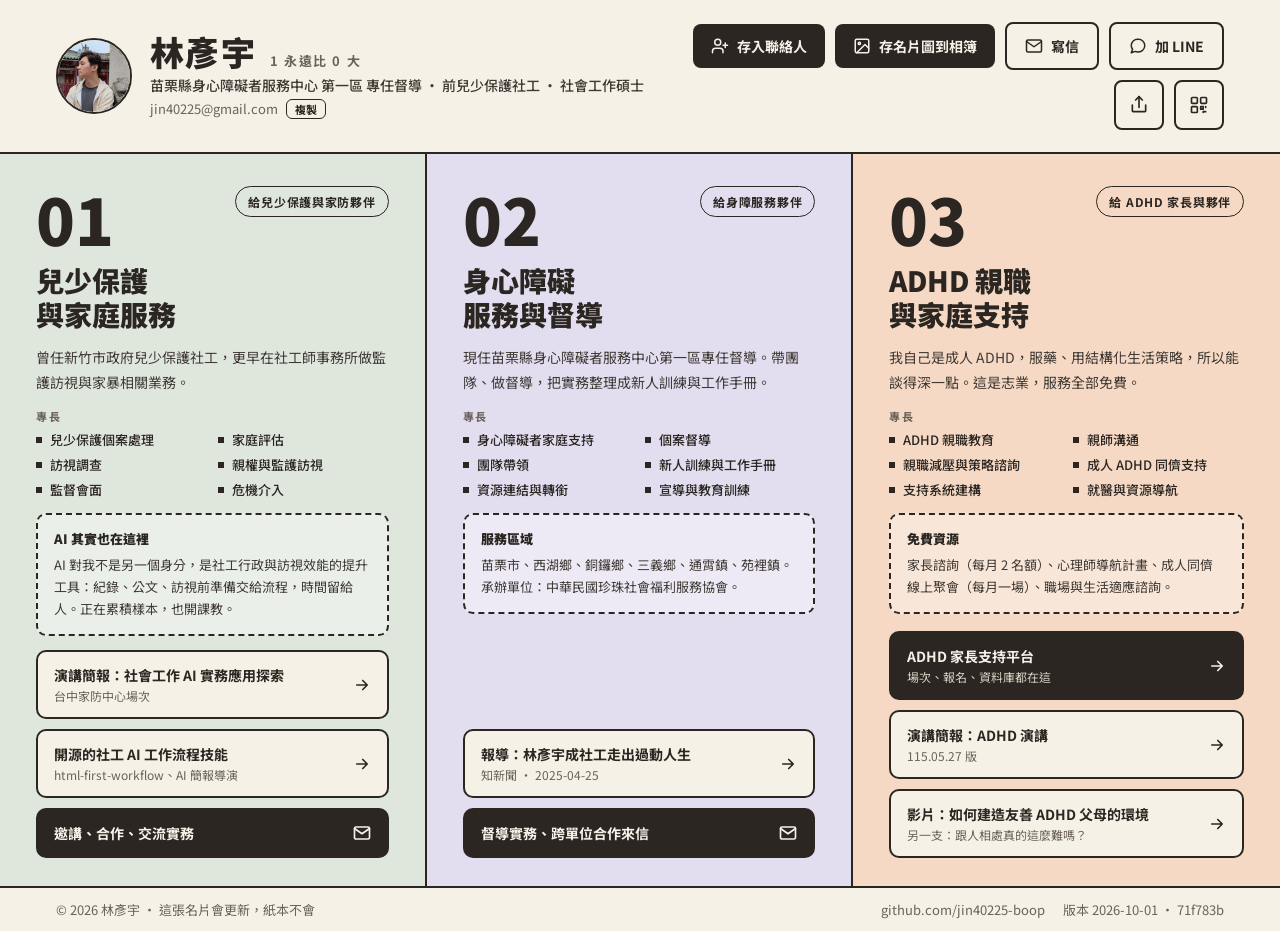
<file: index.html>
<!doctype html>
<html lang="zh-Hant">
<head>
  <meta charset="utf-8">
  <meta name="viewport" content="width=device-width, initial-scale=1">
  <title>林彥宇｜電子名片</title>
  <meta name="description" content="苗栗縣身心障礙者服務中心 第一區 專任督導 · 前兒少保護社工 · 社會工作碩士">
  <meta name="theme-color" content="#f6f1e7">
  <meta property="og:title" content="林彥宇｜電子名片">
  <meta property="og:description" content="苗栗縣身心障礙者服務中心 第一區 專任督導 · 前兒少保護社工 · 社會工作碩士">
  <meta property="og:type" content="website">
  <meta property="og:url" content="https://jin40225-boop.github.io/card/">
  <meta property="og:image" content="https://jin40225-boop.github.io/card/assets/og.png">
  <meta property="og:image:width" content="1200">
  <meta property="og:image:height" content="630">
  <meta name="twitter:card" content="summary_large_image">
  <link rel="icon" href="data:image/svg+xml,%3Csvg xmlns='http://www.w3.org/2000/svg' viewBox='0 0 48 48'%3E%3Crect width='16' height='48' fill='%23dfe7dd'/%3E%3Crect x='16' width='16' height='48' fill='%23e3ddf0'/%3E%3Crect x='32' width='16' height='48' fill='%23f5d9c4'/%3E%3C/svg%3E">
  <link rel="preconnect" href="https://fonts.googleapis.com">
  <link rel="preconnect" href="https://fonts.gstatic.com" crossorigin>
  <link rel="stylesheet" href="https://fonts.googleapis.com/css2?family=Noto+Sans+TC:wght@400;500;700;900&display=swap">
  <link rel="stylesheet" href="card.css">
  <script>document.documentElement.classList.add('js');</script>
  <script src="version.js" defer></script>
  <script src="card.js" defer onerror="document.documentElement.classList.remove('js')"></script>
</head>
<body>
<div class="page" id="page">

  <header class="hd">
    <div class="hd-id">
      <img class="hd-photo" src="assets/portrait-480.jpg" alt="林彥宇" width="480" height="480">
      <div class="hd-text">
        <div class="hd-nameline">
          <h1 class="hd-name">林彥宇</h1>
          <p class="hd-motto only-d">1 永遠比 0 大</p>
        </div>
        <p class="hd-role only-d">苗栗縣身心障礙者服務中心 第一區 專任督導 · 前兒少保護社工 · 社會工作碩士</p>
        <p class="hd-role only-m">苗栗縣身心障礙者服務中心<br>第一區 專任督導</p>
        <p class="hd-sub only-m">前兒少保護社工 · 社會工作碩士</p>
        <div class="hd-mail only-d">
          <span class="email-text">jin40225@gmail.com</span>
          <button type="button" class="copy-btn js-only" data-action="copy-email"><span class="copy-pill" aria-live="polite">複製</span></button>
        </div>
      </div>
    </div>

    <div class="hd-right">
      <div class="hd-actions">
        <a class="btn btn-fill" href="assets/lin-yanyu.vcf" download>
          <svg width="18" height="18" viewBox="0 0 24 24" fill="none" stroke="currentColor" stroke-width="2" stroke-linecap="round" stroke-linejoin="round" aria-hidden="true" focusable="false"><path d="M16 21v-2a4 4 0 0 0-4-4H6a4 4 0 0 0-4 4v2"></path><circle cx="9" cy="7" r="4"></circle><path d="M19 8v6M22 11h-6"></path></svg>
          <span class="only-d">存入聯絡人</span><span class="only-m">存聯絡人</span>
        </a>
        <a class="btn btn-fill" href="assets/card-1080x1440.png" data-action="open-image" aria-haspopup="dialog">
          <svg width="18" height="18" viewBox="0 0 24 24" fill="none" stroke="currentColor" stroke-width="2" stroke-linecap="round" stroke-linejoin="round" aria-hidden="true" focusable="false"><rect x="3" y="3" width="18" height="18" rx="2"></rect><circle cx="8.5" cy="8.5" r="1.5"></circle><path d="m21 15-5-5L5 21"></path></svg>
          <span class="only-d">存名片圖到相簿</span><span class="only-m">存名片圖</span>
        </a>
        <a class="btn btn-line" href="mailto:jin40225@gmail.com?subject=%E4%BE%86%E8%87%AA%E9%9B%BB%E5%AD%90%E5%90%8D%E7%89%87">
          <svg width="18" height="18" viewBox="0 0 24 24" fill="none" stroke="currentColor" stroke-width="2" stroke-linecap="round" stroke-linejoin="round" aria-hidden="true" focusable="false"><rect x="2" y="4" width="20" height="16" rx="2"></rect><path d="m22 6-10 7L2 6"></path></svg>
          <span>寫信</span>
        </a>
        <a class="btn btn-line" href="https://line.me/R/ti/p/@823pawtr">
          <svg width="18" height="18" viewBox="0 0 24 24" fill="none" stroke="currentColor" stroke-width="2" stroke-linecap="round" stroke-linejoin="round" aria-hidden="true" focusable="false"><path d="M21 11.5a8.4 8.4 0 0 1-9 8.4 9 9 0 0 1-3.6-.7L3 21l1.8-4.6A8.3 8.3 0 0 1 3 11.5a8.4 8.4 0 0 1 9-8.4 8.4 8.4 0 0 1 9 8.4z"></path></svg>
          <span>加 LINE</span>
        </a>
      </div>
      <div class="hd-icons">
        <span class="share-wrap js-only">
          <button type="button" class="icon-btn" data-action="share" title="分享這張名片" aria-label="分享這張名片">
            <span class="icon-face"><svg width="20" height="20" viewBox="0 0 24 24" fill="none" stroke="currentColor" stroke-width="2" stroke-linecap="round" stroke-linejoin="round" aria-hidden="true" focusable="false"><path d="M4 12v7a1 1 0 0 0 1 1h14a1 1 0 0 0 1-1v-7"></path><path d="M16 6l-4-4-4 4"></path><path d="M12 2v13"></path></svg></span>
          </button>
          <span class="share-status" role="status" aria-live="polite"></span>
        </span>
        <a class="icon-btn icon-btn-qr" href="assets/qr-card.svg" data-action="open-qr" title="出示 QR 給對方掃" aria-label="出示 QR 給對方掃" aria-haspopup="dialog">
          <span class="icon-face"><svg width="20" height="20" viewBox="0 0 24 24" fill="none" stroke="currentColor" stroke-width="2" stroke-linecap="round" stroke-linejoin="round" aria-hidden="true" focusable="false"><rect x="3" y="3" width="7" height="7" rx="1"></rect><rect x="14" y="3" width="7" height="7" rx="1"></rect><rect x="3" y="14" width="7" height="7" rx="1"></rect><path d="M14 14h3v3h-3zM20 14v1M20 20h-3M17 20v1"></path></svg></span>
        </a>
      </div>
    </div>

    <div class="hd-mail hd-mail-m only-m">
      <span class="email-text">jin40225@gmail.com</span>
      <button type="button" class="copy-btn js-only" data-action="copy-email"><span class="copy-pill" aria-live="polite">複製</span></button>
    </div>
  </header>

  <main>
    <p class="acc-hint only-m">三個專業領域，點開對你有用的那一格</p>

    <div class="cols">

      <section class="col col-child" id="child" data-for="child">
        <h2 class="col-h">
          <button type="button" class="col-toggle" aria-expanded="true" aria-controls="panel-child">
            <span class="col-toggle-in">
              <span class="col-num">01</span>
              <span class="col-ht">
                <span class="col-title">兒少保護<br class="only-d">與家庭服務</span>
                <span class="col-aud">給兒少保護與家防夥伴</span>
              </span>
              <svg class="col-chev" width="20" height="20" viewBox="0 0 24 24" fill="none" stroke="currentColor" stroke-width="2.2" stroke-linecap="round" stroke-linejoin="round" aria-hidden="true" focusable="false"><path d="M6 9l6 6 6-6"></path></svg>
            </span>
          </button>
        </h2>
        <div class="col-body" id="panel-child">
          <p class="col-intro">曾任新竹市政府兒少保護社工，更早在社工師事務所做監護訪視與家暴相關業務。</p>
          <div class="skills">
            <h3 class="skills-h">專長</h3>
            <ul class="skills-list">
              <li><span>兒少保護個案處理</span></li>
              <li><span>家庭評估</span></li>
              <li><span>訪視調查</span></li>
              <li><span>親權與監護訪視</span></li>
              <li><span>監督會面</span></li>
              <li><span>危機介入</span></li>
            </ul>
          </div>
          <div class="note">
            <h3 class="note-h">AI 其實也在這裡</h3>
            <p class="note-p">AI 對我不是另一個身分，是社工行政與訪視效能的提升工具：紀錄、公文、訪視前準備交給流程，時間留給人。<span class="only-d">正在累積樣本，也開課教。</span></p>
          </div>
          <div class="col-links">
            <a class="lk" href="https://canva.link/p7k0r53e95cl9w9">
              <span class="lk-t"><span>演講簡報：社會工作 AI 實務應用探索</span><span class="lk-s">台中家防中心場次</span></span>
              <svg width="18" height="18" viewBox="0 0 24 24" fill="none" stroke="currentColor" stroke-width="2.2" stroke-linecap="round" stroke-linejoin="round" aria-hidden="true" focusable="false"><path d="M5 12h14M13 6l6 6-6 6"></path></svg>
            </a>
            <a class="lk" href="https://github.com/jin40225-boop">
              <span class="lk-t"><span>開源的社工 AI 工作流程技能</span><span class="lk-s">html-first-workflow、AI 簡報導演</span></span>
              <svg width="18" height="18" viewBox="0 0 24 24" fill="none" stroke="currentColor" stroke-width="2.2" stroke-linecap="round" stroke-linejoin="round" aria-hidden="true" focusable="false"><path d="M5 12h14M13 6l6 6-6 6"></path></svg>
            </a>
            <a class="lk lk-dark" href="mailto:jin40225@gmail.com?subject=%E9%82%80%E8%AC%9B%E8%88%87%E5%90%88%E4%BD%9C%E6%B4%BD%E8%A9%A2">
              <span>邀講、合作、交流實務</span>
              <svg width="18" height="18" viewBox="0 0 24 24" fill="none" stroke="currentColor" stroke-width="2.2" stroke-linecap="round" stroke-linejoin="round" aria-hidden="true" focusable="false"><rect x="2" y="4" width="20" height="16" rx="2"></rect><path d="m22 6-10 7L2 6"></path></svg>
            </a>
          </div>
        </div>
      </section>

      <section class="col col-disability is-collapsed" id="disability" data-for="disability">
        <h2 class="col-h">
          <button type="button" class="col-toggle" aria-expanded="true" aria-controls="panel-disability">
            <span class="col-toggle-in">
              <span class="col-num">02</span>
              <span class="col-ht">
                <span class="col-title">身心障礙<br class="only-d">服務與督導</span>
                <span class="col-aud">給身障服務夥伴</span>
              </span>
              <svg class="col-chev" width="20" height="20" viewBox="0 0 24 24" fill="none" stroke="currentColor" stroke-width="2.2" stroke-linecap="round" stroke-linejoin="round" aria-hidden="true" focusable="false"><path d="M6 9l6 6 6-6"></path></svg>
            </span>
          </button>
        </h2>
        <div class="col-body" id="panel-disability">
          <p class="col-intro">現任苗栗縣身心障礙者服務中心第一區專任督導。帶團隊、做督導，把實務整理成新人訓練與工作手冊。</p>
          <div class="skills">
            <h3 class="skills-h">專長</h3>
            <ul class="skills-list">
              <li><span>身心障礙者家庭支持</span></li>
              <li><span>個案督導</span></li>
              <li><span>團隊帶領</span></li>
              <li><span>新人訓練與工作手冊</span></li>
              <li><span>資源連結與轉銜</span></li>
              <li><span>宣導與教育訓練</span></li>
            </ul>
          </div>
          <div class="note">
            <h3 class="note-h">服務區域</h3>
            <p class="note-p">苗栗市、西湖鄉、銅鑼鄉、三義鄉、通霄鎮、苑裡鎮。承辦單位：中華民國珍珠社會福利服務協會。</p>
          </div>
          <div class="col-links">
            <a class="lk" href="https://www.knews.com.tw/news/01CEE23784ECF429098274743517F227">
              <span class="lk-t"><span>報導：林彥宇成社工走出過動人生</span><span class="lk-s">知新聞 · 2025-04-25</span></span>
              <svg width="18" height="18" viewBox="0 0 24 24" fill="none" stroke="currentColor" stroke-width="2.2" stroke-linecap="round" stroke-linejoin="round" aria-hidden="true" focusable="false"><path d="M5 12h14M13 6l6 6-6 6"></path></svg>
            </a>
            <a class="lk lk-dark" href="mailto:jin40225@gmail.com?subject=%E8%BA%AB%E9%9A%9C%E6%9C%8D%E5%8B%99%E4%BA%A4%E6%B5%81">
              <span>督導實務、跨單位合作來信</span>
              <svg width="18" height="18" viewBox="0 0 24 24" fill="none" stroke="currentColor" stroke-width="2.2" stroke-linecap="round" stroke-linejoin="round" aria-hidden="true" focusable="false"><rect x="2" y="4" width="20" height="16" rx="2"></rect><path d="m22 6-10 7L2 6"></path></svg>
            </a>
          </div>
        </div>
      </section>

      <section class="col col-adhd is-collapsed" id="adhd" data-for="adhd">
        <h2 class="col-h">
          <button type="button" class="col-toggle" aria-expanded="true" aria-controls="panel-adhd">
            <span class="col-toggle-in">
              <span class="col-num">03</span>
              <span class="col-ht">
                <span class="col-title">ADHD 親職<br class="only-d">與家庭支持</span>
                <span class="col-aud">給 ADHD 家長與夥伴</span>
              </span>
              <svg class="col-chev" width="20" height="20" viewBox="0 0 24 24" fill="none" stroke="currentColor" stroke-width="2.2" stroke-linecap="round" stroke-linejoin="round" aria-hidden="true" focusable="false"><path d="M6 9l6 6 6-6"></path></svg>
            </span>
          </button>
        </h2>
        <div class="col-body" id="panel-adhd">
          <p class="col-intro">我自己是成人 ADHD，服藥、用結構化生活策略，所以能談得深一點。這是志業，服務全部免費。</p>
          <div class="skills">
            <h3 class="skills-h">專長</h3>
            <ul class="skills-list">
              <li><span>ADHD 親職教育</span></li>
              <li><span>親師溝通</span></li>
              <li><span>親職減壓與策略諮詢</span></li>
              <li><span>成人 ADHD 同儕支持</span></li>
              <li><span>支持系統建構</span></li>
              <li><span>就醫與資源導航</span></li>
            </ul>
          </div>
          <div class="note">
            <h3 class="note-h">免費資源</h3>
            <p class="note-p">家長諮詢（每月 2 名額）、心理師導航計畫、成人同儕線上聚會（每月一場）、職場與生活適應諮詢。</p>
          </div>
          <div class="col-links">
            <a class="lk lk-dark" href="https://jin40225-boop.github.io/ADHD-Website/">
              <span class="lk-t"><span>ADHD 家長支持平台</span><span class="lk-s">場次、報名、資料庫都在這</span></span>
              <svg width="18" height="18" viewBox="0 0 24 24" fill="none" stroke="currentColor" stroke-width="2.2" stroke-linecap="round" stroke-linejoin="round" aria-hidden="true" focusable="false"><path d="M5 12h14M13 6l6 6-6 6"></path></svg>
            </a>
            <a class="lk" href="https://canva.link/hcc4ty4so1pbckv">
              <span class="lk-t"><span>演講簡報：ADHD 演講</span><span class="lk-s">115.05.27 版</span></span>
              <svg width="18" height="18" viewBox="0 0 24 24" fill="none" stroke="currentColor" stroke-width="2.2" stroke-linecap="round" stroke-linejoin="round" aria-hidden="true" focusable="false"><path d="M5 12h14M13 6l6 6-6 6"></path></svg>
            </a>
            <a class="lk" href="https://www.youtube.com/watch?v=q1UL5Kn51gc">
              <span class="lk-t"><span>影片：如何建造友善 ADHD 父母的環境</span><span class="lk-s">另一支：跟人相處真的這麼難嗎？</span></span>
              <svg width="18" height="18" viewBox="0 0 24 24" fill="none" stroke="currentColor" stroke-width="2.2" stroke-linecap="round" stroke-linejoin="round" aria-hidden="true" focusable="false"><path d="M5 12h14M13 6l6 6-6 6"></path></svg>
            </a>
          </div>
        </div>
      </section>

    </div>
  </main>

  <footer class="ft">
    <span>© 2026 林彥宇 · 這張名片會更新，紙本不會</span>
    <span class="ft-r"><span class="only-d">github.com/jin40225-boop</span><span id="build-version">版本 未標記</span></span>
  </footer>
</div>

<div class="ov ov-qr" id="qr-overlay" role="dialog" aria-modal="true" aria-label="出示 QR" hidden>
  <div class="ov-in">
    <div class="ov-top">
      <button type="button" class="ov-x" data-action="close-overlay" title="關閉" aria-label="關閉">
        <svg width="18" height="18" viewBox="0 0 24 24" fill="none" stroke="currentColor" stroke-width="2.2" stroke-linecap="round" stroke-linejoin="round" aria-hidden="true" focusable="false"><path d="M18 6L6 18M6 6l12 12"></path></svg>
      </button>
    </div>

    <div class="qr-mid">
      <div class="qr-box">
        <img id="qr-img" src="assets/qr-card.svg" alt="名片 QR" width="268" height="268">
      </div>
      <div class="qr-who">
        <div class="qr-name">林彥宇</div>
        <div class="qr-role">苗栗縣身心障礙者服務中心 第一區 專任督導</div>
      </div>
      <div class="qr-cta">掃一下，把我存進你的手機</div>
    </div>

    <div class="qr-bottom">
      <div class="qr-chips">
        <button type="button" class="chip" data-qr="child" aria-pressed="false"><span class="chip-face">兒少保護</span></button>
        <button type="button" class="chip" data-qr="disability" aria-pressed="false"><span class="chip-face">身心障礙</span></button>
        <button type="button" class="chip" data-qr="adhd" aria-pressed="false"><span class="chip-face">ADHD 家庭</span></button>
      </div>
      <div class="qr-hint">選對象，QR 會帶對方直接打開那一格。</div>
    </div>
  </div>
</div>

<div class="ov ov-img" id="img-overlay" role="dialog" aria-modal="true" aria-label="存名片圖到相簿" hidden>
  <div class="ov-in">
    <img class="img-card" id="card-img" src="assets/card-1080x1440.png" alt="林彥宇的名片圖" width="1080" height="1440" loading="lazy">
    <div class="img-actions">
      <button type="button" class="ov-btn ov-btn-fill" data-action="save-image">儲存／分享圖片</button>
      <button type="button" class="ov-btn" data-action="close-overlay">關閉</button>
    </div>
    <p class="img-hint">也可以長按圖片儲存</p>
    <p class="img-msg" id="img-msg" role="alert"></p>
  </div>
</div>

</body>
</html>
</file>
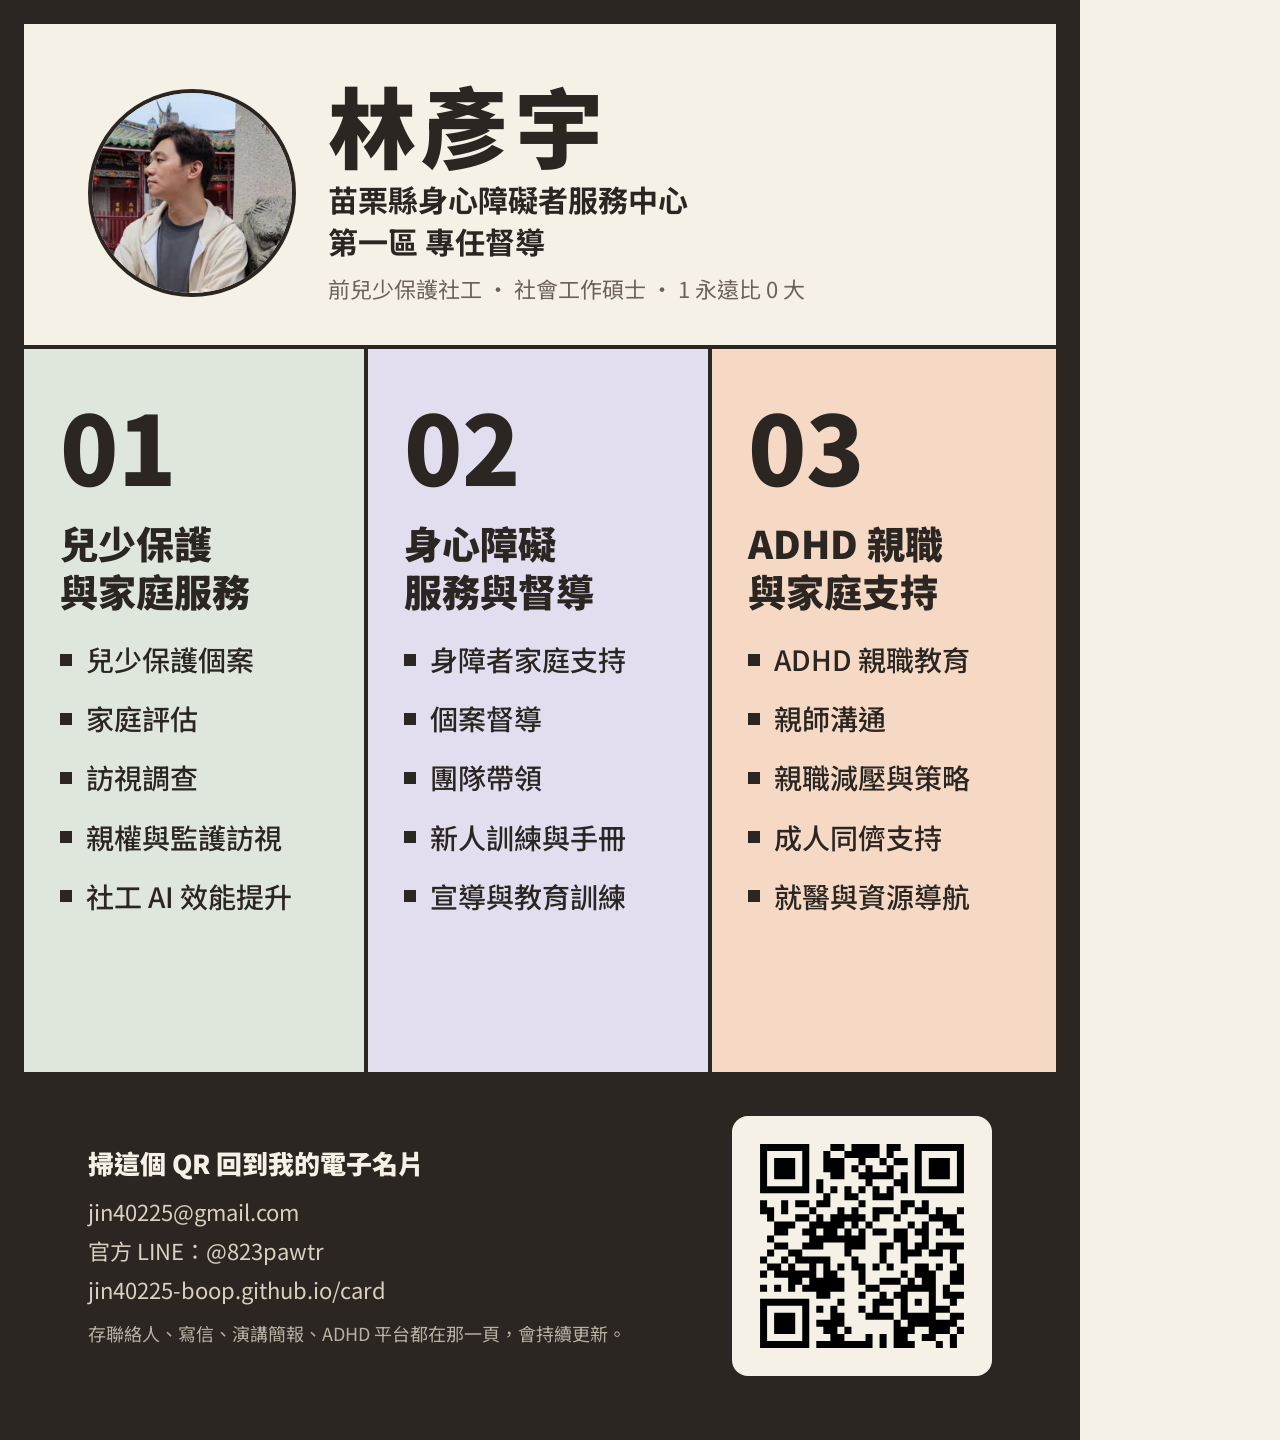
<file: card-image.html>
<!doctype html>
<html lang="zh-Hant">
<head>
  <meta charset="utf-8">
  <meta name="viewport" content="width=1080">
  <meta name="robots" content="noindex">
  <title>林彥宇｜名片圖 1080×1440</title>
  <link rel="preconnect" href="https://fonts.googleapis.com">
  <link rel="preconnect" href="https://fonts.gstatic.com" crossorigin>
  <link rel="stylesheet" href="https://fonts.googleapis.com/css2?family=Noto+Sans+TC:wght@400;500;700;900&display=swap">
  <style>
    body { margin: 0; font-family: "Noto Sans TC", "PingFang TC", "Microsoft JhengHei", sans-serif; background: #f6f1e7; color: #2b2622; }
  </style>
</head>
<body>
<!-- 這一頁只用來截圖成 assets/card-1080x1440.png（scripts/render-assets.ps1）。數值照 _spec/SaveImage.dc.html。 -->
<div style="width: 1080px; height: 1440px; box-sizing: border-box; background: #f6f1e7; position: relative; overflow: hidden; display: flex; flex-direction: column; border: 24px solid #2b2622;">

  <div style="display: flex; align-items: center; gap: 32px; padding: 56px 64px 40px 64px; border-bottom: 4px solid #2b2622;">
    <img src="assets/portrait-480.jpg" alt="林彥宇" style="width: 200px; height: 200px; border-radius: 50%; object-fit: cover; object-position: 50% 30%; display: block; border: 4px solid #2b2622; flex-shrink: 0; box-sizing: content-box;">
    <div style="display: flex; flex-direction: column; gap: 10px;">
      <div style="font-size: 88px; font-weight: 900; letter-spacing: 0.06em; line-height: 1;">林彥宇</div>
      <div style="font-size: 30px; font-weight: 700; line-height: 1.4; color: #2b2622;">苗栗縣身心障礙者服務中心<br>第一區 專任督導</div>
      <div style="font-size: 22px; color: #6b625a; line-height: 1.5;">前兒少保護社工 · 社會工作碩士 · 1 永遠比 0 大</div>
    </div>
  </div>

  <div style="display: grid; grid-template-columns: repeat(3, minmax(0, 1fr)); flex-grow: 1;">
    <div style="padding: 48px 36px; background: #dfe7dd; border-right: 4px solid #2b2622; display: flex; flex-direction: column; gap: 26px;">
      <div style="font-size: 96px; font-weight: 900; line-height: 1;">01</div>
      <div style="font-size: 38px; font-weight: 900; line-height: 1.25;">兒少保護<br>與家庭服務</div>
      <div style="display: flex; flex-direction: column; gap: 20px; font-size: 28px; font-weight: 500; line-height: 1.4;">
        <div style="display: flex; align-items: center; gap: 14px;"><span style="width: 12px; height: 12px; background: #2b2622; flex-shrink: 0;"></span><span>兒少保護個案</span></div>
        <div style="display: flex; align-items: center; gap: 14px;"><span style="width: 12px; height: 12px; background: #2b2622; flex-shrink: 0;"></span><span>家庭評估</span></div>
        <div style="display: flex; align-items: center; gap: 14px;"><span style="width: 12px; height: 12px; background: #2b2622; flex-shrink: 0;"></span><span>訪視調查</span></div>
        <div style="display: flex; align-items: center; gap: 14px;"><span style="width: 12px; height: 12px; background: #2b2622; flex-shrink: 0;"></span><span>親權與監護訪視</span></div>
        <div style="display: flex; align-items: center; gap: 14px;"><span style="width: 12px; height: 12px; background: #2b2622; flex-shrink: 0;"></span><span>社工 AI 效能提升</span></div>
      </div>
    </div>
    <div style="padding: 48px 36px; background: #e3ddf0; border-right: 4px solid #2b2622; display: flex; flex-direction: column; gap: 26px;">
      <div style="font-size: 96px; font-weight: 900; line-height: 1;">02</div>
      <div style="font-size: 38px; font-weight: 900; line-height: 1.25;">身心障礙<br>服務與督導</div>
      <div style="display: flex; flex-direction: column; gap: 20px; font-size: 28px; font-weight: 500; line-height: 1.4;">
        <div style="display: flex; align-items: center; gap: 14px;"><span style="width: 12px; height: 12px; background: #2b2622; flex-shrink: 0;"></span><span>身障者家庭支持</span></div>
        <div style="display: flex; align-items: center; gap: 14px;"><span style="width: 12px; height: 12px; background: #2b2622; flex-shrink: 0;"></span><span>個案督導</span></div>
        <div style="display: flex; align-items: center; gap: 14px;"><span style="width: 12px; height: 12px; background: #2b2622; flex-shrink: 0;"></span><span>團隊帶領</span></div>
        <div style="display: flex; align-items: center; gap: 14px;"><span style="width: 12px; height: 12px; background: #2b2622; flex-shrink: 0;"></span><span>新人訓練與手冊</span></div>
        <div style="display: flex; align-items: center; gap: 14px;"><span style="width: 12px; height: 12px; background: #2b2622; flex-shrink: 0;"></span><span>宣導與教育訓練</span></div>
      </div>
    </div>
    <div style="padding: 48px 36px; background: #f5d9c4; display: flex; flex-direction: column; gap: 26px;">
      <div style="font-size: 96px; font-weight: 900; line-height: 1;">03</div>
      <div style="font-size: 38px; font-weight: 900; line-height: 1.25;">ADHD 親職<br>與家庭支持</div>
      <div style="display: flex; flex-direction: column; gap: 20px; font-size: 28px; font-weight: 500; line-height: 1.4;">
        <div style="display: flex; align-items: center; gap: 14px;"><span style="width: 12px; height: 12px; background: #2b2622; flex-shrink: 0;"></span><span>ADHD 親職教育</span></div>
        <div style="display: flex; align-items: center; gap: 14px;"><span style="width: 12px; height: 12px; background: #2b2622; flex-shrink: 0;"></span><span>親師溝通</span></div>
        <div style="display: flex; align-items: center; gap: 14px;"><span style="width: 12px; height: 12px; background: #2b2622; flex-shrink: 0;"></span><span>親職減壓與策略</span></div>
        <div style="display: flex; align-items: center; gap: 14px;"><span style="width: 12px; height: 12px; background: #2b2622; flex-shrink: 0;"></span><span>成人同儕支持</span></div>
        <div style="display: flex; align-items: center; gap: 14px;"><span style="width: 12px; height: 12px; background: #2b2622; flex-shrink: 0;"></span><span>就醫與資源導航</span></div>
      </div>
    </div>
  </div>

  <div style="display: flex; align-items: center; justify-content: space-between; gap: 32px; padding: 40px 64px; border-top: 4px solid #2b2622; background: #2b2622; color: #f6f1e7;">
    <div style="display: flex; flex-direction: column; gap: 14px;">
      <div style="font-size: 26px; font-weight: 900; line-height: 1.4;">掃這個 QR 回到我的電子名片</div>
      <div style="display: flex; flex-direction: column; gap: 6px; font-size: 22px; line-height: 1.5; color: #d9d0c2;">
        <span>jin40225@gmail.com</span>
        <span>官方 LINE：@823pawtr</span>
        <span>jin40225-boop.github.io/card</span>
      </div>
      <div style="font-size: 18px; color: #b9b0a3; line-height: 1.5;">存聯絡人、寫信、演講簡報、ADHD 平台都在那一頁，會持續更新。</div>
    </div>
    <div style="width: 260px; height: 260px; background: #f6f1e7; border-radius: 16px; display: flex; align-items: center; justify-content: center; flex-shrink: 0;">
      <img src="assets/qr-card.svg" alt="名片 QR" style="width: 232px; height: 232px; display: block;">
    </div>
  </div>
</div>
</body>
</html>
</file>
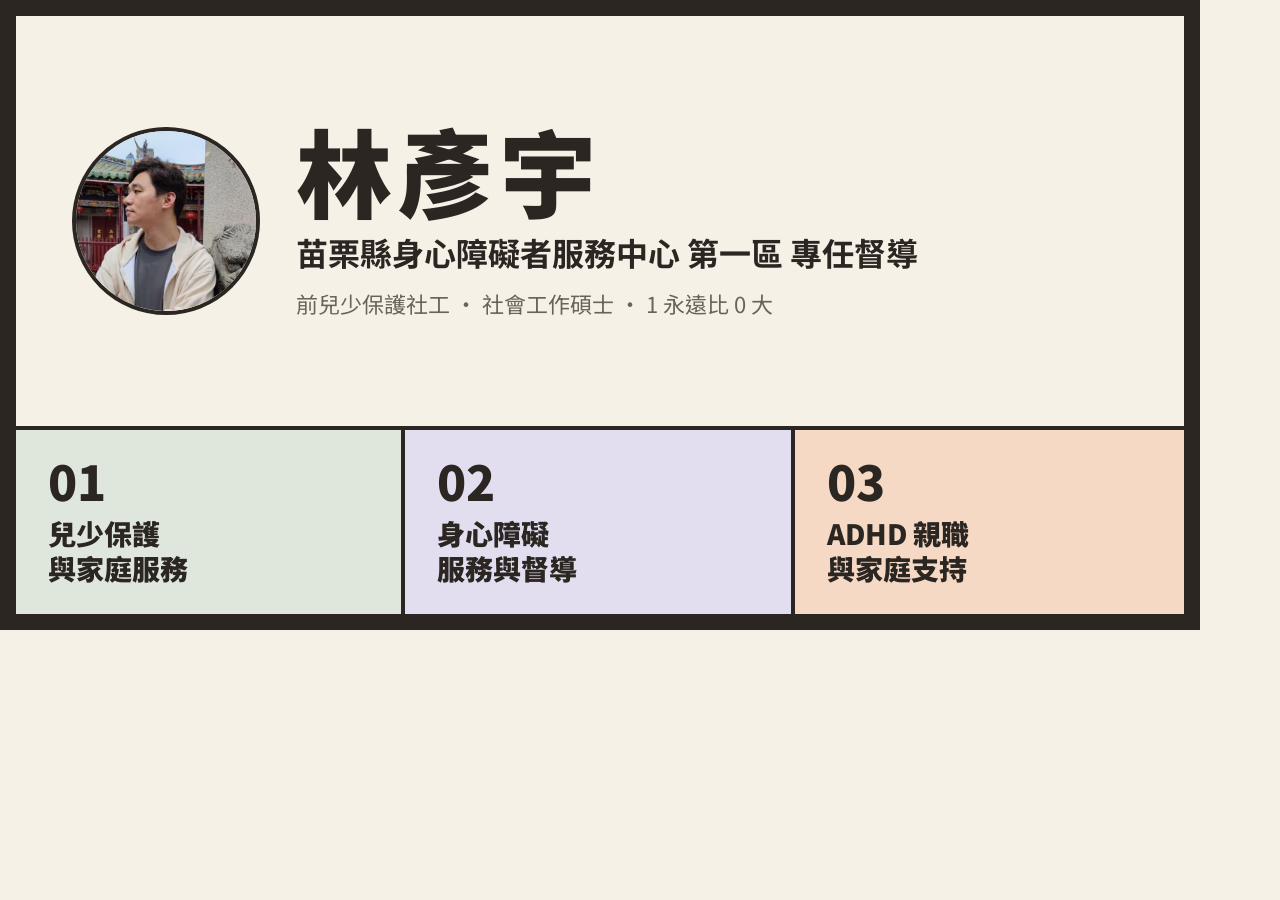
<file: og.html>
<!doctype html>
<html lang="zh-Hant">
<head>
  <meta charset="utf-8">
  <meta name="viewport" content="width=1200">
  <meta name="robots" content="noindex">
  <title>林彥宇｜分享預覽圖 1200×630</title>
  <link rel="preconnect" href="https://fonts.googleapis.com">
  <link rel="preconnect" href="https://fonts.gstatic.com" crossorigin>
  <link rel="stylesheet" href="https://fonts.googleapis.com/css2?family=Noto+Sans+TC:wght@400;500;700;900&display=swap">
  <style>
    body { margin: 0; font-family: "Noto Sans TC", "PingFang TC", "Microsoft JhengHei", sans-serif; background: #f6f1e7; color: #2b2622; }
  </style>
</head>
<body>
<!-- 這一頁只用來截圖成 assets/og.png（scripts/render-assets.ps1）。視覺語言沿用 card-image.html（_spec/SaveImage.dc.html）。 -->
<div style="width: 1200px; height: 630px; box-sizing: border-box; background: #f6f1e7; position: relative; overflow: hidden; display: flex; flex-direction: column; border: 16px solid #2b2622;">

  <div style="display: flex; align-items: center; gap: 36px; padding: 0 56px; flex-grow: 1; border-bottom: 4px solid #2b2622;">
    <img src="assets/portrait-480.jpg" alt="林彥宇" style="width: 180px; height: 180px; border-radius: 50%; object-fit: cover; object-position: 50% 30%; display: block; border: 4px solid #2b2622; flex-shrink: 0;">
    <div style="display: flex; flex-direction: column; gap: 12px;">
      <div style="font-size: 96px; font-weight: 900; letter-spacing: 0.06em; line-height: 1;">林彥宇</div>
      <div style="font-size: 32px; font-weight: 700; line-height: 1.4; color: #2b2622;">苗栗縣身心障礙者服務中心 第一區 專任督導</div>
      <div style="font-size: 22px; color: #6b625a; line-height: 1.5;">前兒少保護社工 · 社會工作碩士 · 1 永遠比 0 大</div>
    </div>
  </div>

  <div style="display: grid; grid-template-columns: repeat(3, minmax(0, 1fr));">
    <div style="padding: 26px 32px 28px 32px; background: #dfe7dd; border-right: 4px solid #2b2622; display: flex; flex-direction: column; gap: 12px;">
      <div style="font-size: 48px; font-weight: 900; line-height: 1;">01</div>
      <div style="font-size: 28px; font-weight: 900; line-height: 1.25;">兒少保護<br>與家庭服務</div>
    </div>
    <div style="padding: 26px 32px 28px 32px; background: #e3ddf0; border-right: 4px solid #2b2622; display: flex; flex-direction: column; gap: 12px;">
      <div style="font-size: 48px; font-weight: 900; line-height: 1;">02</div>
      <div style="font-size: 28px; font-weight: 900; line-height: 1.25;">身心障礙<br>服務與督導</div>
    </div>
    <div style="padding: 26px 32px 28px 32px; background: #f5d9c4; display: flex; flex-direction: column; gap: 12px;">
      <div style="font-size: 48px; font-weight: 900; line-height: 1;">03</div>
      <div style="font-size: 28px; font-weight: 900; line-height: 1.25;">ADHD 親職<br>與家庭支持</div>
    </div>
  </div>
</div>
</body>
</html>
</file>
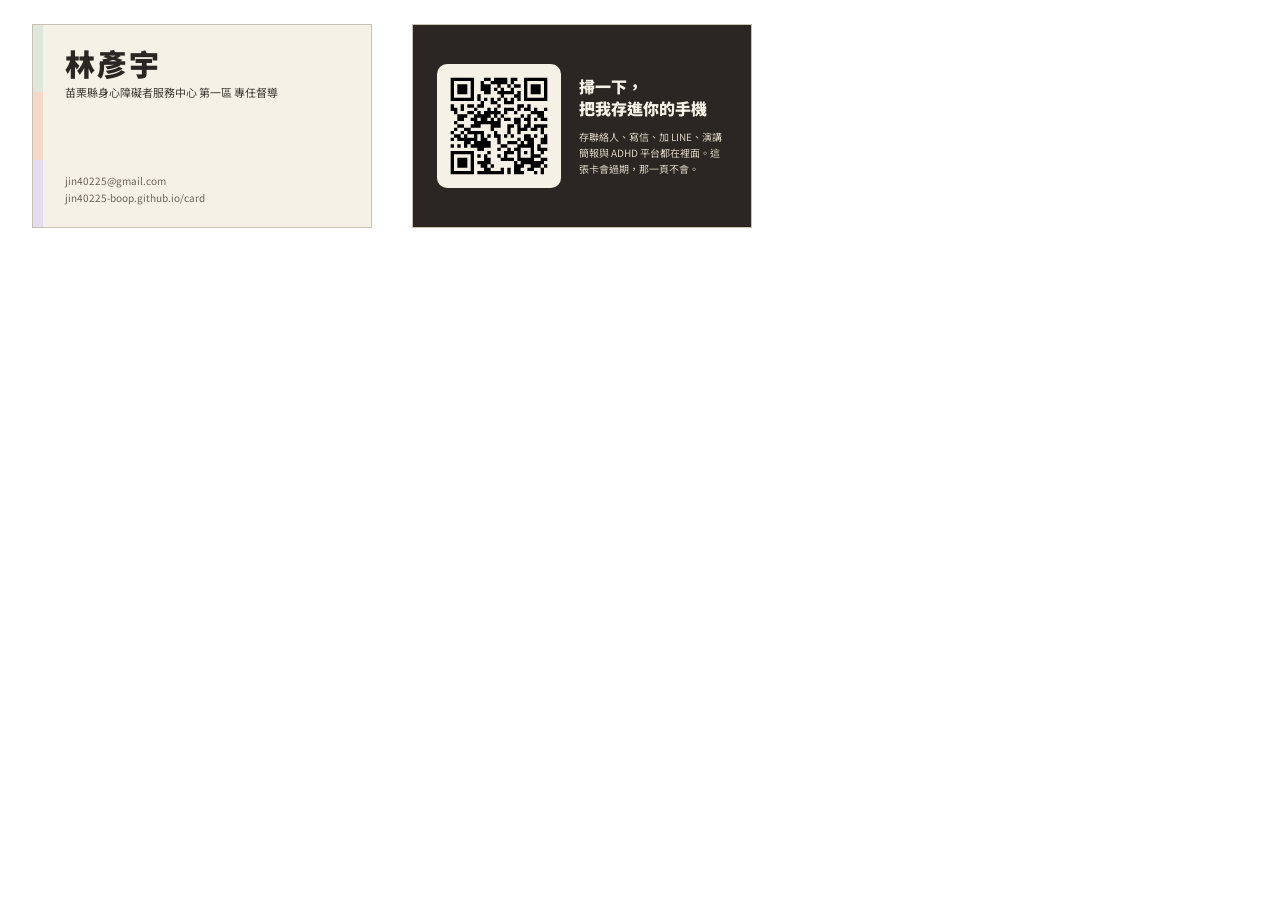
<file: print.html>
<!doctype html>
<html lang="zh-Hant">
<head>
  <meta charset="utf-8">
  <meta name="viewport" content="width=device-width, initial-scale=1">
  <meta name="robots" content="noindex">
  <title>林彥宇｜實體小卡 90×54mm</title>
  <link rel="preconnect" href="https://fonts.googleapis.com">
  <link rel="preconnect" href="https://fonts.gstatic.com" crossorigin>
  <link rel="stylesheet" href="https://fonts.googleapis.com/css2?family=Noto+Sans+TC:wght@400;500;700;900&display=swap">
  <style>
    /* 90mm x 54mm = 340px x 204px（96dpi），所以稿內的 px 數值可以直接用 */
    @page { size: 90mm 54mm; margin: 0; }
    html, body { margin: 0; padding: 0; }
    body {
      font-family: "Noto Sans TC", "PingFang TC", "Microsoft JhengHei", sans-serif;
      background: #ffffff;
      color: #2b2622;
      -webkit-print-color-adjust: exact;
      print-color-adjust: exact;
    }
    .sheet { display: flex; flex-wrap: wrap; gap: 40px; padding: 24px 32px; }
    .card { width: 90mm; height: 54mm; box-sizing: border-box; overflow: hidden; flex-shrink: 0; }
    @media print {
      .sheet { display: block; padding: 0; }
      .card { break-inside: avoid; page-break-inside: avoid; }
      .card-front { break-after: page; page-break-after: always; }
    }
  </style>
</head>
<body>
<!-- 列印成 PDF：兩頁，第 1 頁正面、第 2 頁反面（scripts/render-assets.ps1）。數值照 _spec/PrintCard.dc.html。 -->
<div class="sheet">

  <div class="card card-front" style="border: 1px solid #c9c1b4; background: #f6f1e7; display: flex; flex-direction: column; justify-content: space-between; padding: 22px 24px; position: relative;">
    <div style="position: absolute; top: 0; left: 0; bottom: 0; width: 10px; display: flex; flex-direction: column;">
      <div style="flex-grow: 1; background: #dfe7dd;"></div>
      <div style="flex-grow: 1; background: #f5d9c4;"></div>
      <div style="flex-grow: 1; background: #e3ddf0;"></div>
    </div>
    <div style="display: flex; flex-direction: column; gap: 4px; padding-left: 8px;">
      <div style="font-size: 30px; font-weight: 900; letter-spacing: 0.06em; line-height: 1.1;">林彥宇</div>
      <div style="font-size: 11px; color: #3f3934; line-height: 1.5;">苗栗縣身心障礙者服務中心 第一區 專任督導</div>
    </div>
    <div style="display: flex; flex-direction: column; gap: 2px; padding-left: 8px; font-size: 10px; color: #6b625a; line-height: 1.5;">
      <span>jin40225@gmail.com</span>
      <span>jin40225-boop.github.io/card</span>
    </div>
  </div>

  <div class="card card-back" style="border: 1px solid #c9c1b4; background: #2b2622; color: #f6f1e7; display: flex; align-items: center; gap: 18px; padding: 22px 24px;">
    <div style="width: 124px; height: 124px; background: #f6f1e7; border-radius: 10px; display: flex; align-items: center; justify-content: center; flex-shrink: 0;">
      <img src="assets/qr-card.svg" alt="名片 QR" style="width: 110px; height: 110px; display: block;">
    </div>
    <div style="display: flex; flex-direction: column; gap: 10px;">
      <div style="font-size: 16px; font-weight: 900; line-height: 1.4;">掃一下，<br>把我存進你的手機</div>
      <div style="font-size: 10px; color: #d9d0c2; line-height: 1.6;">存聯絡人、寫信、加 LINE、演講簡報與 ADHD 平台都在裡面。這張卡會過期，那一頁不會。</div>
    </div>
  </div>

</div>
</body>
</html>
</file>
<file: card.css>
/* 林彥宇電子名片
   數值來源：_spec/Main.dc.html（>=1024）、_spec/MainPhone.dc.html（<1024）、_spec/QRMode.dc.html（出示 QR 覆層）
   全站 box-sizing 為 border-box；設計稿中「content-box 寬高 + 邊框」的元素，這裡寫的是加上邊框後的外框尺寸。 */

*, *::before, *::after { box-sizing: border-box; }

html { -webkit-text-size-adjust: 100%; text-size-adjust: 100%; }

body {
  margin: 0;
  font-family: "Noto Sans TC", "PingFang TC", "Microsoft JhengHei", sans-serif;
  background: #f6f1e7;
  color: #2b2622;
}

a { color: #2b2622; text-decoration: none; }
a:hover { color: #000000; }

h1, h2, h3, p, ul { margin: 0; padding: 0; font-size: inherit; font-weight: inherit; }
ul { list-style: none; }

button {
  font: inherit;
  color: inherit;
  background: none;
  border: 0;
  padding: 0;
  margin: 0;
  cursor: pointer;
  text-align: inherit;
  -webkit-tap-highlight-color: transparent;
}

[hidden] { display: none !important; }

:focus-visible { outline: 3px solid #2b2622; outline-offset: 3px; }

/* 沒有 JS 時，把只有 JS 才有作用的控制項收起來，避免出現按了沒反應的按鈕 */
html:not(.js) .js-only { display: none; }

/* 桌機稿與手機稿用字不同的地方，各寫一份，依寬度只顯示其中一份 */
@media (max-width: 1023.98px) { .only-d { display: none !important; } }
@media (min-width: 1024px) { .only-m { display: none !important; } }

/* ============ 外層 ============ */
.page {
  max-width: 560px;
  margin: 0 auto;
  min-height: 100vh;
  display: flex;
  flex-direction: column;
  background: #f6f1e7;
}

main { display: flex; flex-direction: column; flex-grow: 1; }

/* ============ 抬頭（手機稿） ============ */
.hd {
  display: flex;
  flex-direction: column;
  gap: 14px;
  padding: 22px 20px 18px 20px;
  border-bottom: 2px solid #2b2622;
}

.hd-id { display: flex; align-items: center; gap: 14px; }

.hd-photo {
  width: 88px;   /* 84 + 2px 邊框 x2 */
  height: 88px;
  border-radius: 50%;
  object-fit: cover;
  object-position: 50% 30%;
  display: block;
  border: 2px solid #2b2622;
  flex-shrink: 0;
}

.hd-text { display: flex; flex-direction: column; gap: 4px; min-width: 0; }

.hd-name { font-size: 32px; font-weight: 900; letter-spacing: 0.04em; line-height: 1.1; }

.hd-role { font-size: 13px; line-height: 1.5; color: #3f3934; font-weight: 500; }

.hd-sub { font-size: 11px; color: #6b625a; }

.hd-right { display: contents; }

.hd-icons {
  order: -1;
  display: flex;
  justify-content: flex-end;
  align-items: center;
  gap: 8px;
}

.hd-actions {
  display: grid;
  grid-template-columns: repeat(4, minmax(0, 1fr));
  gap: 8px;
}

.btn {
  display: flex;
  flex-direction: column;
  align-items: center;
  gap: 6px;
  border-radius: 10px;
  font-size: 12px;
  font-weight: 700;
  text-align: center;
}
.btn svg { width: 20px; height: 20px; flex-shrink: 0; }
.btn-fill, .btn-fill:hover { padding: 12px 4px; background: #2b2622; color: #f6f1e7; }
.btn-line { padding: 12px 6px; border: 2px solid #2b2622; }

/* 圖示按鈕：外框 44x44 是點擊範圍，.icon-face 是看得到的樣子 */
.icon-btn {
  width: 44px;
  height: 44px;
  display: flex;
  align-items: center;
  justify-content: center;
  border-radius: 8px;
}
.icon-face {
  width: 44px;   /* 40 + 2px 邊框 x2 */
  height: 44px;
  border-radius: 8px;
  border: 2px solid #2b2622;
  display: flex;
  align-items: center;
  justify-content: center;
}
.icon-face svg { width: 18px; height: 18px; }
.icon-btn-qr .icon-face {
  width: 40px;
  height: 40px;
  border: 0;
  background: #2b2622;
  color: #f6f1e7;
}
/* 稿內這顆是 40x40、靠右靠上；點擊框 44x44 往外多出的 2px 用負 margin 吃掉，位置才會跟稿一樣 */
.icon-btn-qr { margin: -4px -2px 0 -2px; }

.share-wrap { position: relative; display: flex; }
.share-status {
  position: absolute;
  right: calc(100% + 8px);
  top: 50%;
  transform: translateY(-50%);
  white-space: nowrap;
  padding: 6px 10px;
  border-radius: 6px;
  background: #2b2622;
  color: #f6f1e7;
  font-size: 12px;
  font-weight: 700;
  z-index: 5;
}
.share-status:empty { display: none; }

.hd-mail {
  display: flex;
  align-items: center;
  gap: 8px;
  color: #6b625a;
}
.hd-mail-m { justify-content: center; font-size: 12px; }
.email-text { -webkit-user-select: all; user-select: all; }

/* 「複製」：外框 44px 高是點擊範圍，.copy-pill 是看得到的樣子 */
.copy-btn {
  display: inline-flex;
  align-items: center;
  justify-content: center;
  min-width: 44px;
  min-height: 44px;
  margin: -12px -2px;   /* 讓 44x44 的點擊框在版面上只佔 40x20，等於稿內「複製」小框的大小 */
  border-radius: 6px;
}
.copy-pill {
  padding: 1px 8px;
  border: 1.5px solid #2b2622;
  border-radius: 6px;
  font-size: 11px;
  font-weight: 700;
  color: #2b2622;
  white-space: nowrap;
}

/* ============ 三格（手機稿：手風琴） ============ */
.acc-hint {
  padding: 14px 20px 6px 20px;
  font-size: 12px;
  letter-spacing: 0.12em;
  color: #6b625a;
}

.cols {
  display: flex;
  flex-direction: column;
  gap: 12px;
  padding: 6px 20px 20px 20px;
}

.col {
  border: 2px solid #2b2622;
  border-radius: 14px;
  overflow: hidden;
  scroll-margin-top: 12px;
}
.col-child { background: #dfe7dd; }
.col-disability { background: #e3ddf0; }
.col-adhd { background: #f5d9c4; }

.col-toggle { display: block; width: 100%; text-align: left; }
.col-toggle:focus-visible { outline-offset: -5px; }

.col-toggle-in {
  display: flex;
  align-items: center;
  gap: 14px;
  padding: 16px 18px;
}

.col-num { font-size: 34px; font-weight: 900; line-height: 1; }

.col-ht { display: flex; flex-direction: column; gap: 2px; flex-grow: 1; }

.col-title { font-size: 18px; font-weight: 900; line-height: 1.2; }

.col-aud { font-size: 12px; color: #6b625a; }

.col-chev { width: 20px; height: 20px; flex-shrink: 0; transform: rotate(180deg); transition: transform 0.2s ease; }

.col-body {
  display: flex;
  flex-direction: column;
  gap: 12px;
  padding: 16px 18px 18px 18px;
  border-top: 2px solid #2b2622;
}

.col-intro { font-size: 14px; line-height: 1.75; color: #3f3934; }

.skills { display: flex; flex-direction: column; gap: 6px; }
.skills-h { font-size: 11px; letter-spacing: 0.16em; color: #6b625a; font-weight: 700; }
.skills-list {
  display: grid;
  grid-template-columns: repeat(2, minmax(0, 1fr));
  gap: 6px 10px;
  font-size: 13px;
  font-weight: 500;
}
.skills-list li { display: flex; align-items: center; gap: 8px; }
.skills-list li::before {
  content: "";
  width: 6px;
  height: 6px;
  background: #2b2622;
  flex-shrink: 0;
}

.note {
  padding: 12px 14px;
  border: 2px dashed #2b2622;
  border-radius: 10px;
  display: flex;
  flex-direction: column;
  gap: 4px;
  background: rgba(255, 255, 255, 0.35);
}
.note-h { font-size: 13px; font-weight: 900; }
.note-p { font-size: 13px; line-height: 1.7; color: #3f3934; }

.col-links { display: flex; flex-direction: column; gap: 12px; }

.lk {
  display: flex;
  justify-content: space-between;
  align-items: center;
  gap: 12px;
  padding: 13px 14px;
  border: 2px solid #2b2622;
  border-radius: 10px;
  font-size: 14px;
  font-weight: 700;
  background: #f6f1e7;
}
.lk svg { width: 18px; height: 18px; flex-shrink: 0; }
.lk-t { display: flex; flex-direction: column; gap: 2px; }
.lk-s { font-size: 12px; font-weight: 400; color: #6b625a; }
.lk-dark, .lk-dark:hover { background: #2b2622; color: #f6f1e7; }
.lk-dark .lk-s { color: #d9d0c2; }

/* 手風琴收合：只在有 JS、且寬度 <1024 時生效；沒有 JS 時三格全部展開 */
@media (max-width: 1023.98px) {
  .js .col.is-collapsed .col-body { display: none; }
  .js .col.is-collapsed .acc-state { display: none; }
  .js .col.is-collapsed .col-chev { transform: none; }
}

/* ============ 頁尾（手機稿） ============ */
.ft {
  margin-top: auto;
  padding: 14px 20px 22px 20px;
  border-top: 2px solid #2b2622;
  display: flex;
  flex-direction: column;
  gap: 4px;
  font-size: 12px;
  color: #6b625a;
  text-align: center;
}

/* ============ 桌機稿（>=1024） ============ */
@media (min-width: 1024px) {
  .page { max-width: 1440px; }

  .hd {
    flex-direction: row;
    justify-content: space-between;
    align-items: center;
    gap: 24px;
    padding: 22px 56px;
  }

  .hd-id { gap: 18px; flex: 1 1 0; min-width: 0; }
  .hd-photo { width: 76px; height: 76px; }   /* 72 + 2px 邊框 x2 */

  .hd-nameline { display: flex; align-items: baseline; gap: 14px; }
  .hd-name { font-size: 34px; white-space: nowrap; }
  .hd-motto { font-size: 13px; font-weight: 700; letter-spacing: 0.12em; color: #6b625a; white-space: nowrap; }
  .hd-role { font-size: 14px; line-height: normal; }
  .hd-mail { font-size: 13px; }

  /* 1024–1399：一排放不下，右側固定折成兩排（四顆主按鈕一排、兩顆圖示一排），不讓單顆落單 */
  .hd-right {
    display: flex;
    flex-wrap: wrap;
    justify-content: flex-end;
    align-items: center;
    gap: 10px;
    flex: 0 1 auto;
    max-width: 540px;
  }
  .hd-actions, .hd-icons { display: contents; }

  .btn {
    flex-direction: row;
    gap: 8px;
    border-radius: 8px;
    font-size: 14px;
    white-space: nowrap;
  }
  .btn svg { width: 18px; height: 18px; }
  .btn-fill, .btn-fill:hover, .btn-line { padding: 12px 18px; }

  .icon-btn { width: 50px; height: 50px; }   /* 46 + 2px 邊框 x2 */
  .icon-btn-qr { margin: 0; }
  .icon-face, .icon-btn-qr .icon-face {
    width: 50px;
    height: 50px;
    border: 2px solid #2b2622;
    background: none;
    color: inherit;
  }
  .icon-face svg { width: 20px; height: 20px; }

  .share-status { right: 0; top: calc(100% + 8px); transform: none; }

  .cols {
    display: grid;
    grid-template-columns: repeat(3, minmax(0, 1fr));
    gap: 0;
    padding: 0;
    flex-grow: 1;
  }

  .col {
    border: 0;
    border-right: 2px solid #2b2622;
    border-radius: 0;
    overflow: visible;
    padding: 32px 36px 28px 36px;
    display: flex;
    flex-direction: column;
    gap: 14px;
  }
  .col:last-child { border-right: 0; }

  /* ?for= 指到的那一欄 */
  .col.is-target { outline: 6px solid #2b2622; outline-offset: -6px; }

  .col-toggle { cursor: default; pointer-events: none; }

  .col-toggle-in {
    display: grid;
    grid-template-columns: minmax(0, 1fr) auto;
    align-items: start;
    gap: 14px 12px;
    padding: 0;
  }
  .col-ht { display: contents; }
  .col-num { grid-column: 1; grid-row: 1; font-size: 64px; }
  .col-aud {
    grid-column: 2;
    grid-row: 1;
    padding: 6px 12px;
    border-radius: 999px;
    border: 1.5px solid #2b2622;
    font-size: 12px;
    font-weight: 700;
    letter-spacing: 0.06em;
    color: #2b2622;
  }
  .acc-state, .col-chev { display: none; }
  .col-title { grid-column: 1 / -1; grid-row: 2; font-size: 28px; }

  .col-body {
    gap: 14px;
    padding: 0;
    border-top: 0;
    flex-grow: 1;
  }

  .skills-list { gap: 6px 12px; }

  .note { padding: 14px 16px; gap: 6px; }

  .col-links { margin-top: auto; gap: 10px; }
  .lk { padding: 13px 16px; }

  .ft {
    margin-top: 0;
    flex-direction: row;
    justify-content: space-between;
    align-items: center;
    gap: 18px;
    padding: 12px 56px;
    font-size: 13px;
    text-align: left;
  }
  .ft-r { display: flex; gap: 18px; }
}

/* >=1400：照 1440 稿，抬頭按鈕排成一排 */
@media (min-width: 1400px) {
  .hd-right { max-width: none; }
}

/* ============ 覆層（出示 QR／存名片圖） ============ */
html.is-locked, html.is-locked body { overflow: hidden; }

.ov {
  position: fixed;
  inset: 0;
  z-index: 100;
  background: #2b2622;
  color: #f6f1e7;
  overflow-y: auto;
  overscroll-behavior: contain;
  -webkit-overflow-scrolling: touch;
  animation: ov-in 0.18s ease;
}
@keyframes ov-in { from { opacity: 0; } to { opacity: 1; } }

.ov :focus-visible { outline-color: #f6f1e7; }

.ov-in {
  width: 100%;
  max-width: 390px;
  min-height: 100%;
  margin: 0 auto;
  display: flex;
  flex-direction: column;
  align-items: center;
  justify-content: space-between;
  gap: 24px;
  padding: 28px 24px 32px 24px;
}

.ov-top { width: 100%; display: flex; justify-content: flex-end; align-items: center; }

.ov-x {
  width: 44px;   /* 40 + 2px 邊框 x2 */
  height: 44px;
  border-radius: 8px;
  border: 2px solid #f6f1e7;
  display: flex;
  align-items: center;
  justify-content: center;
}
.ov-x svg { width: 18px; height: 18px; }

.qr-mid { display: flex; flex-direction: column; align-items: center; gap: 22px; }
.qr-box {
  width: 300px;
  height: 300px;
  border-radius: 18px;
  background: #f6f1e7;
  display: flex;
  align-items: center;
  justify-content: center;
}
.qr-box img { width: 268px; height: 268px; display: block; }
.qr-who { display: flex; flex-direction: column; align-items: center; gap: 6px; }
.qr-name { font-size: 30px; font-weight: 900; letter-spacing: 0.06em; }
.qr-role { font-size: 13px; color: #d9d0c2; text-align: center; }
.qr-cta { font-size: 15px; font-weight: 700; text-align: center; line-height: 1.6; }

.qr-bottom { width: 100%; display: flex; flex-direction: column; gap: 10px; }
.qr-chips { display: flex; justify-content: center; gap: 8px; }

/* chip：外框 44px 高是點擊範圍，.chip-face 是看得到的樣子 */
.chip {
  display: flex;
  align-items: center;
  min-height: 44px;
  margin: -4px 0;
  border-radius: 999px;
}
.chip-face {
  padding: 8px 14px;
  border-radius: 999px;
  border: 1.5px solid #f6f1e7;
  font-size: 12px;
  font-weight: 500;
  white-space: nowrap;
}
.chip[aria-pressed="true"] .chip-face { background: #f6f1e7; color: #2b2622; font-weight: 700; }

.qr-hint { font-size: 11px; color: #b9b0a3; text-align: center; line-height: 1.6; }

/* 存名片圖覆層（沒有設計稿，沿用 QR 覆層的配色與邊框語言） */
.ov-img .ov-in { justify-content: center; gap: 16px; max-width: 480px; }
.img-card {
  display: block;
  width: auto;
  height: auto;
  max-width: 100%;
  max-height: calc(100vh - 230px);
  max-height: calc(100dvh - 230px);
  min-height: 240px;
  border-radius: 8px;
  background: #f6f1e7;
  -webkit-touch-callout: default;
  -webkit-user-select: auto;
  user-select: auto;
}
.img-actions { width: 100%; display: flex; gap: 10px; }
.ov-btn {
  flex: 1 1 0;
  min-height: 48px;
  padding: 12px 18px;
  border-radius: 8px;
  border: 2px solid #f6f1e7;
  font-size: 14px;
  font-weight: 700;
  text-align: center;
}
.ov-btn-fill { background: #f6f1e7; color: #2b2622; }
.img-hint { font-size: 13px; color: #d9d0c2; text-align: center; line-height: 1.6; }
.img-msg {
  width: 100%;
  padding: 10px 14px;
  border: 2px dashed #f6f1e7;
  border-radius: 10px;
  font-size: 14px;
  font-weight: 700;
  text-align: center;
  line-height: 1.6;
}
.img-msg:empty { display: none; }

@media (prefers-reduced-motion: reduce) {
  *, *::before, *::after {
    animation: none !important;
    transition: none !important;
    scroll-behavior: auto !important;
  }
}
</file>
